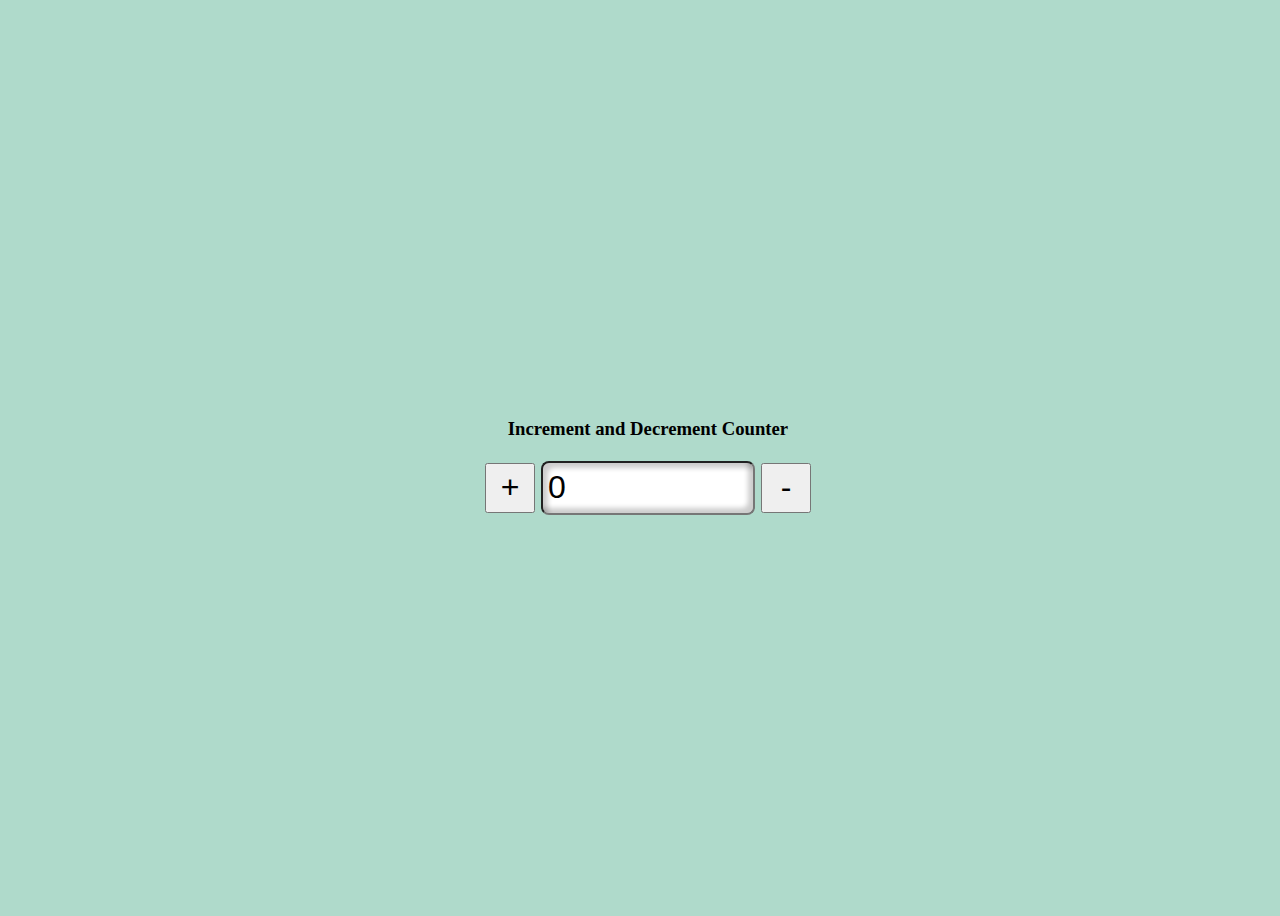
<file: increment decrement counter using javascript/index.html>
<!DOCTYPE html>
<html lang="en">

<head>
    <link rel="stylesheet" href="style.css">

    <meta charset="UTF-8">
    <meta http-equiv="X-UA-Compatible" content="IE=edge">
    <meta name="viewport" content="width=device-width, initial-scale=1.0">
    <title>Increment and Decrement Counter</title>

</head>

<body>
    <h3>Increment and Decrement Counter</h3>
    <div class="conatiner">
        <button id="increment" onclick="increase()">+</button>
        <input type="text" value="0" id="input">
        <button id="decrement" onclick="decrease()">-</button>
        <script src="script.js"></script>
    </div>
</body>

</html>
</file>
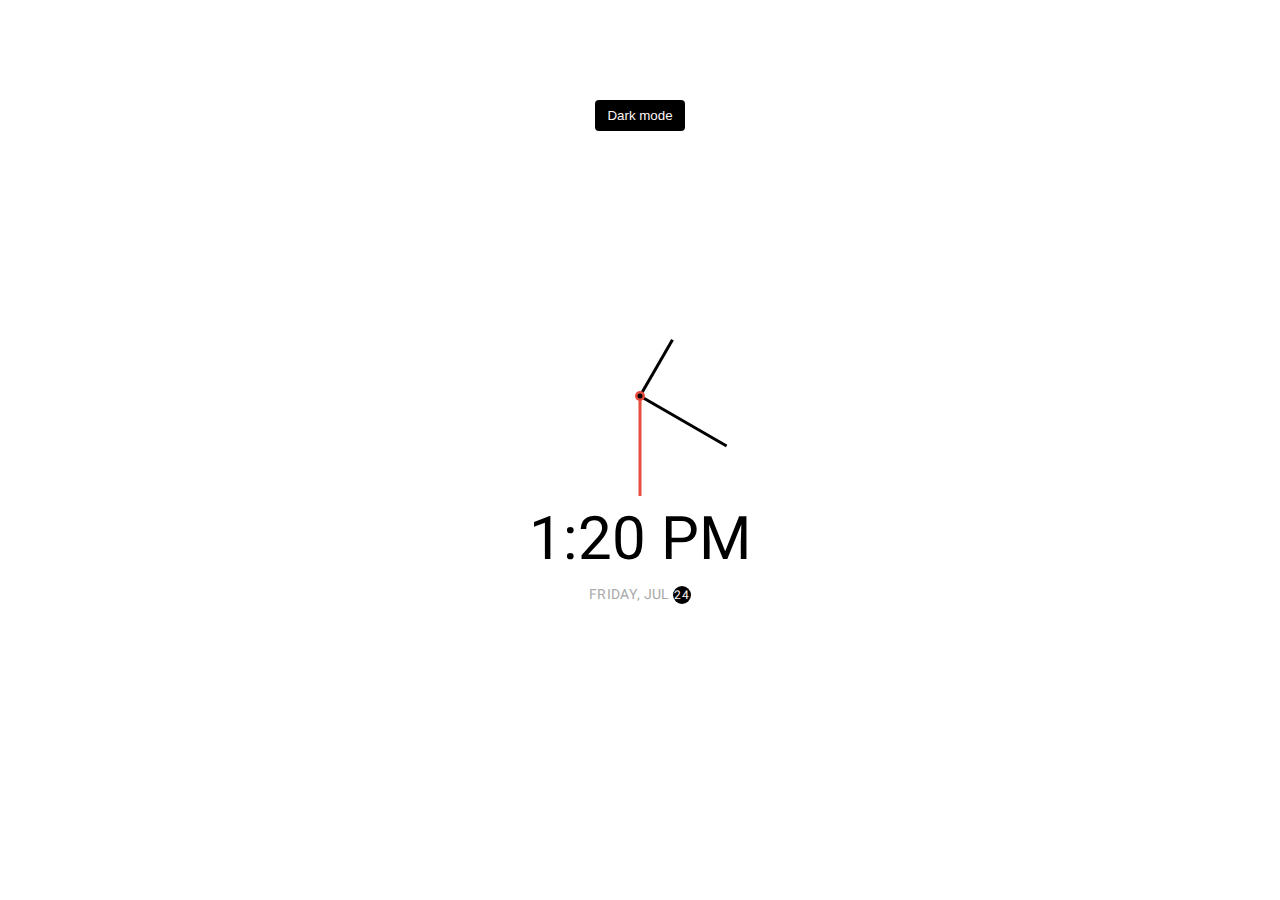
<file: theme clock/index.html>
<!DOCTYPE html>  
<html lang="en">  
 <head>  
  <meta charset="UTF-8" />  
  <meta name="viewport" content="width=device-width, initial-scale=1.0" />  
  <link rel="stylesheet" href="style.css" />  
  <title>Theme Clock</title>  
 </head>  
 <body>  
  <button class="toggle">Dark mode</button>  
  <div class="clock-container">  
   <div class="clock">  
    <div class="needle hour"></div>  
    <div class="needle minute"></div>  
    <div class="needle second"></div>  
    <div class="center-point"></div>  
   </div>  
   <div class="time"></div>  
   <div class="date"></div>  
  </div>  
  <script src="script.js"></script>  
 </body>  
</html>
</file>
<file: increment decrement counter using javascript/style.css>
body{  
    width:100vw;  
    height:100vh;  
    display:flex;  
justify-content: center;  
align-items: center;  
background-color: rgb(175, 218, 203);  
flex-direction: column;  
  }  
  .container{  
    display:flex;  
justify-content: center;  
align-items: center;  
  }  
  button{  
    width:50px;  
    height:50px;  
    font-size:32px;  
  }  
  #input{  
    height:40px;  
    width:200px;  
    border-radius:8px;  
    margin: 2px;  
    padding: 5px;  
    position:relative;  
    box-shadow: 5px 5px 5px rgba(0,0,0,0.2) inset,-5px -5px 5px rgba(0,0,0,0.2) inset;  
    font-size:32px;  
    font-weight:100;  
  }
</file>
<file: theme clock/style.css>
@import url('https://fonts.googleapis.com/css?family=Heebo:300&display=swap');  
* {  
 box-sizing: border-box;  
}  
:root {  
 --primary-color: #000;  
 --secondary-color: rgb(255, 247, 247);  
}  
html {  
 transition: all 0.5s ease-in;  
}  
html.dark {  
 --primary-color: #fff;  
 --secondary-color: #333;  
}  
html.dark {  
 background-color: #111;  
 color: var(--primary-color);  
}  
body {  
 font-family: 'Heebo', sans-serif;  
 display: flex;  
 align-items: center;  
 justify-content: center;  
 height: 100vh;  
 overflow: hidden;  
 margin: 0;  
}  
.toggle {  
 cursor: pointer;  
 background-color: var(--primary-color);  
 color: var(--secondary-color);  
 border: 0;  
 border-radius: 4px;  
 padding: 8px 12px;  
 position: absolute;  
 top: 100px;  
}  
.toggle:focus {  
 outline: none;  
}  
.clock-container {  
 display: flex;  
 flex-direction: column;  
 justify-content: space-between;  
 align-items: center;  
}  
.clock {  
 position: relative;  
 width: 200px;  
 height: 200px;  
}  
.needle {  
 background-color: var(--primary-color);  
 position: absolute;  
 top: 50%;  
 left: 50%;  
 height: 65px;  
 width: 3px;  
 transform-origin: bottom center;  
 transition: all 0.5s ease-in;  
}  
.needle.hour {  
 transform: translate(-50%, -100%) rotate(0deg);  
}  
.needle.minute {  
 transform: translate(-50%, -100%) rotate(0deg);  
 height: 100px;  
}  
.needle.second {  
 transform: translate(-50%, -100%) rotate(0deg);  
 height: 100px;  
 background-color: #e74c3c;  
}  
.center-point {  
 background-color: #e74c3c;  
 width: 10px;  
 height: 10px;  
 position: absolute;  
 top: 50%;  
 left: 50%;  
 transform: translate(-50%, -50%);  
 border-radius: 50%;  
}  
.center-point::after {  
 content: '';  
 background-color: var(--primary-color);  
 width: 5px;  
 height: 5px;  
 position: absolute;  
 top: 50%;  
 left: 50%;  
 transform: translate(-50%, -50%);  
 border-radius: 50%;  
}  
.time {  
 font-size: 60px;  
}  
.date {  
 color: #aaa;  
 font-size: 14px;  
 letter-spacing: 0.3px;  
 text-transform: uppercase;  
}  
.date .circle {  
 background-color: var(--primary-color);  
 color: var(--secondary-color);  
 border-radius: 50%;  
 height: 18px;  
 width: 18px;  
 display: inline-flex;  
 align-items: center;  
 justify-content: center;  
 line-height: 18px;  
 transition: all 0.5s ease-in;  
 font-size: 12px;  
}
</file>
